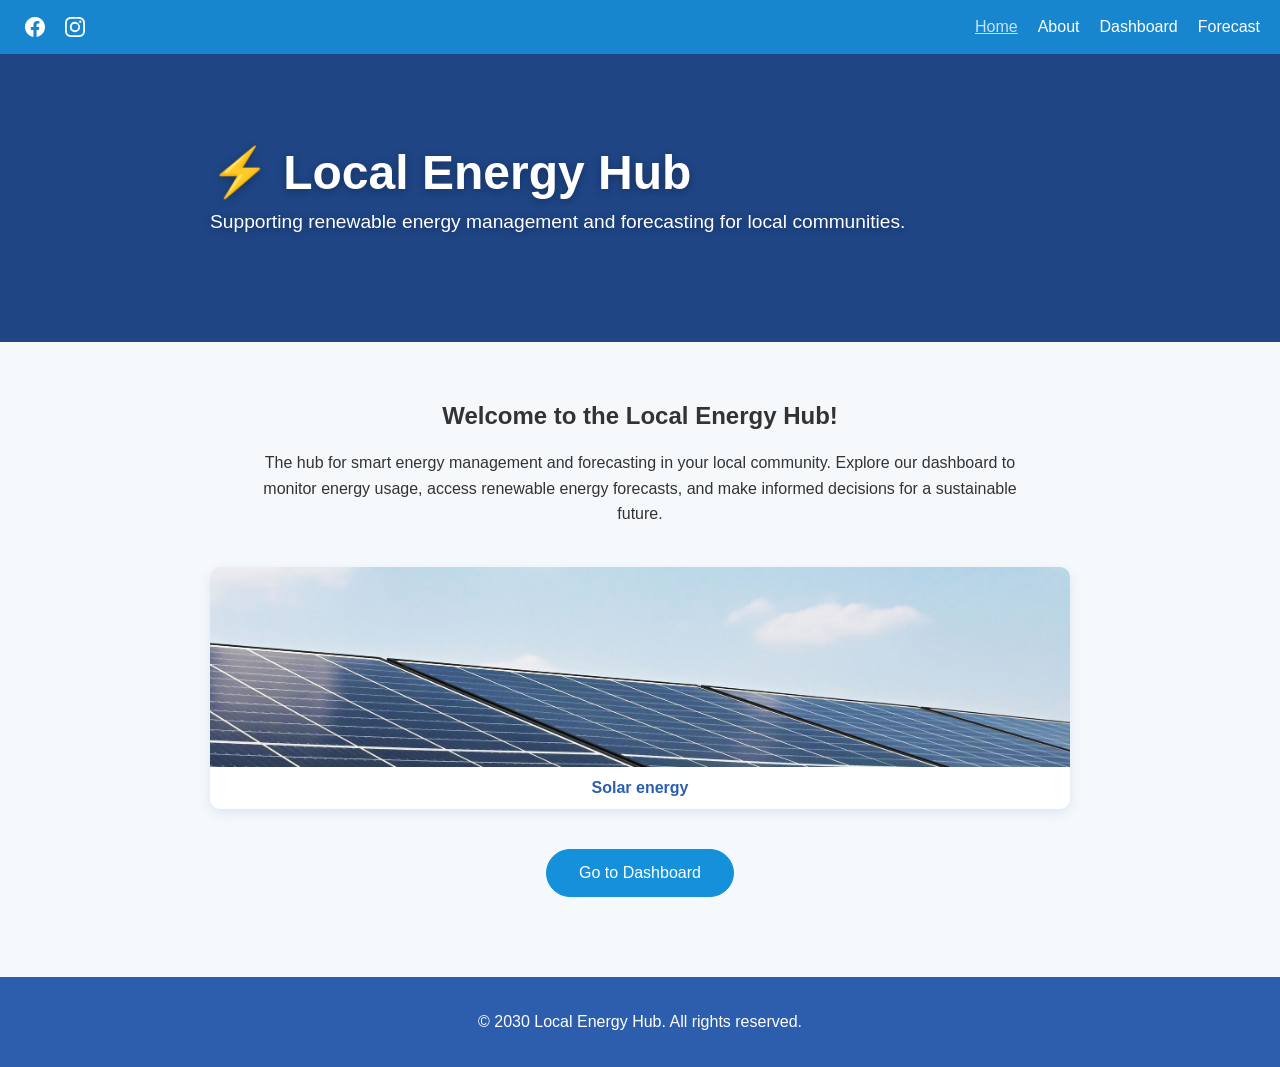
<file: index.html>
<!DOCTYPE html>
<html lang="en">

<head>
    <meta charset="UTF-8">
    <title>Local Energy Hub</title>
    <link rel="stylesheet" href="css/style.css">
</head>

<body>

    <header class="site-header">

        <div class="header-top-bar">

            <div class="social-icons">
                <img
                    class="social-icon"
                    src="images/icons/facebook.svg"
                    alt="Facebook"
                >

                <img
                    class="social-icon"
                    src="images/icons/instagram.svg"
                    alt="Instagram"
                >
            </div>

            <nav class="navigation-menu">
                <a href="index.html" class="nav-active">Home</a>
                <a href="about.html">About</a>
                <a href="dashboard.html">Dashboard</a>
                <a href="forecast.html">Forecast</a>
            </nav>

        </div>

        <div class="header-content">
            <h1 class="page-title">
                <img class="emoji" src="images/emojis/lightning.png" alt="⚡"> Local Energy Hub
            </h1>

            <p class="page-subtitle">
                Supporting renewable energy management and forecasting
                for local communities.
            </p>
        </div>

    </header>


    <main class="main-content">

        <section class="content-section">

            <h2 class="section-title">
                Welcome to the Local Energy Hub!
            </h2>

            <p class="section-text">
                The hub for smart energy management and forecasting
                in your local community. Explore our dashboard to
                monitor energy usage, access renewable energy forecasts,
                and make informed decisions for a sustainable future.
            </p>

        </section>


        <section class="photo-row">

            <figure class="photo-card">
                <img
                    src="images/photos/solar-panels-web.jpg"
                    alt="Solar panels"
                >
                <figcaption>Solar energy</figcaption>
            </figure>

        </section>


        <div class="home-button-wrapper">

            <button
                class="button"
                type="button"
                onclick="location.href='dashboard.html'"
            >
                Go to Dashboard
            </button>

        </div>

    </main>


    <footer class="site-footer">
        <p>&copy; 2030 Local Energy Hub. All rights reserved.</p>
    </footer>

</body>

</html>
</file>
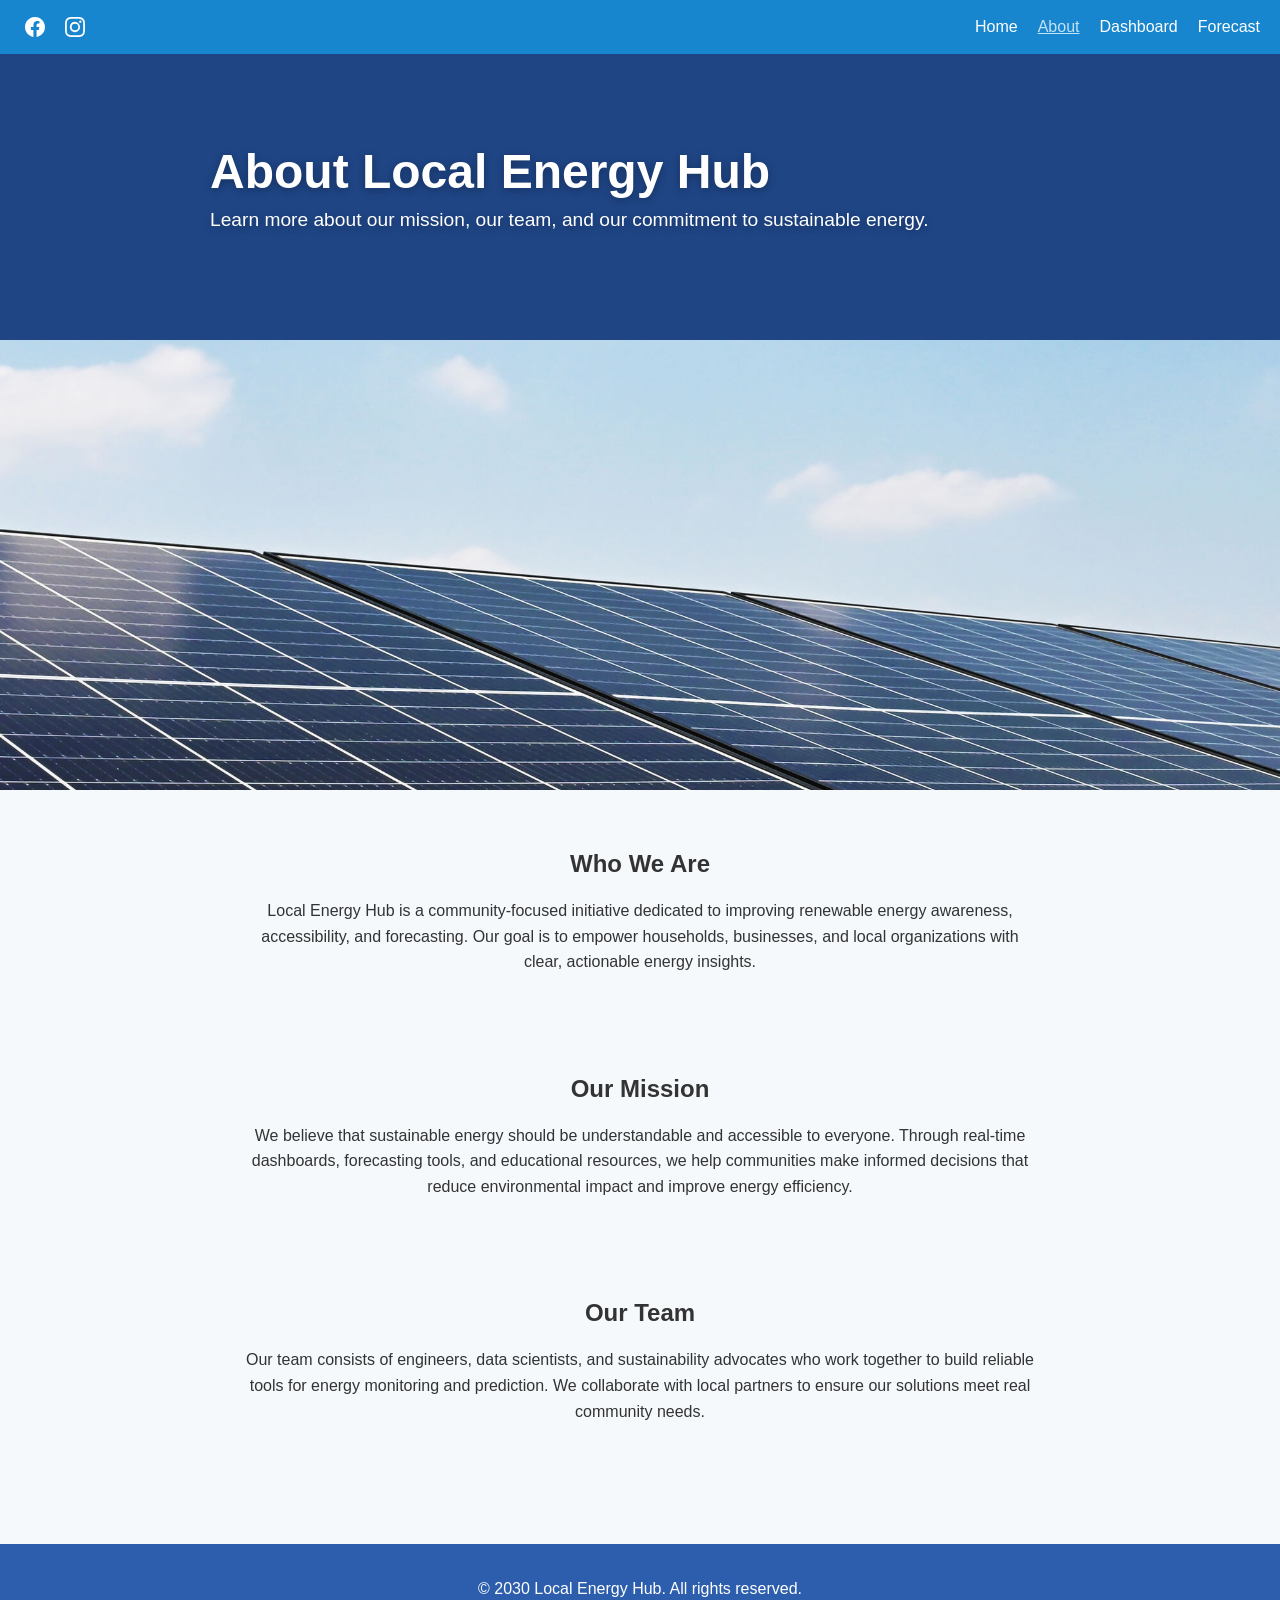
<file: about.html>
<!DOCTYPE html>
<html lang="en">

<head>
    <meta charset="UTF-8">
    <title>About - Local Energy Hub</title>
    <link rel="stylesheet" href="css/style.css">
</head>

<body>

    <header class="site-header">

        <div class="header-top-bar">

            <div class="social-icons">
                <img
                    class="social-icon"
                    src="images/icons/facebook.svg"
                    alt="Facebook"
                >

                <img
                    class="social-icon"
                    src="images/icons/instagram.svg"
                    alt="Instagram"
                >
            </div>

            <nav class="navigation-menu">
                <a href="index.html">Home</a>
                <a href="about.html" class="nav-active">About</a>
                <a href="dashboard.html">Dashboard</a>
                <a href="forecast.html">Forecast</a>
            </nav>

        </div>

        <div class="header-content">

            <h1 class="page-title">
                About Local Energy Hub
            </h1>

            <p class="page-subtitle">
                Learn more about our mission, our team, and our
                commitment to sustainable energy.
            </p>

        </div>

    </header>


    <section class="about-image-section">

        <img
            class="about-image"
            src="images/photos/solar-panels-web.jpg"
            alt="Solar panels"
        >

    </section>


    <main class="main-content">

        <section class="content-section">

            <h2 class="section-title">
                Who We Are
            </h2>

            <p class="section-text">
                Local Energy Hub is a community-focused initiative
                dedicated to improving renewable energy awareness,
                accessibility, and forecasting. Our goal is to empower
                households, businesses, and local organizations with
                clear, actionable energy insights.
            </p>

        </section>


        <div class="spacer-lg"></div>


        <section class="content-section">

            <h2 class="section-title">
                Our Mission
            </h2>

            <p class="section-text">
                We believe that sustainable energy should be
                understandable and accessible to everyone. Through
                real-time dashboards, forecasting tools, and educational
                resources, we help communities make informed decisions
                that reduce environmental impact and improve energy
                efficiency.
            </p>

        </section>


        <div class="spacer-lg"></div>


        <section class="content-section">

            <h2 class="section-title">
                Our Team
            </h2>

            <p class="section-text">
                Our team consists of engineers, data scientists, and
                sustainability advocates who work together to build
                reliable tools for energy monitoring and prediction.
                We collaborate with local partners to ensure our
                solutions meet real community needs.
            </p>

        </section>

    </main>


    <footer class="site-footer">
        <p>&copy; 2030 Local Energy Hub. All rights reserved.</p>
    </footer>

</body>

</html>
</file>
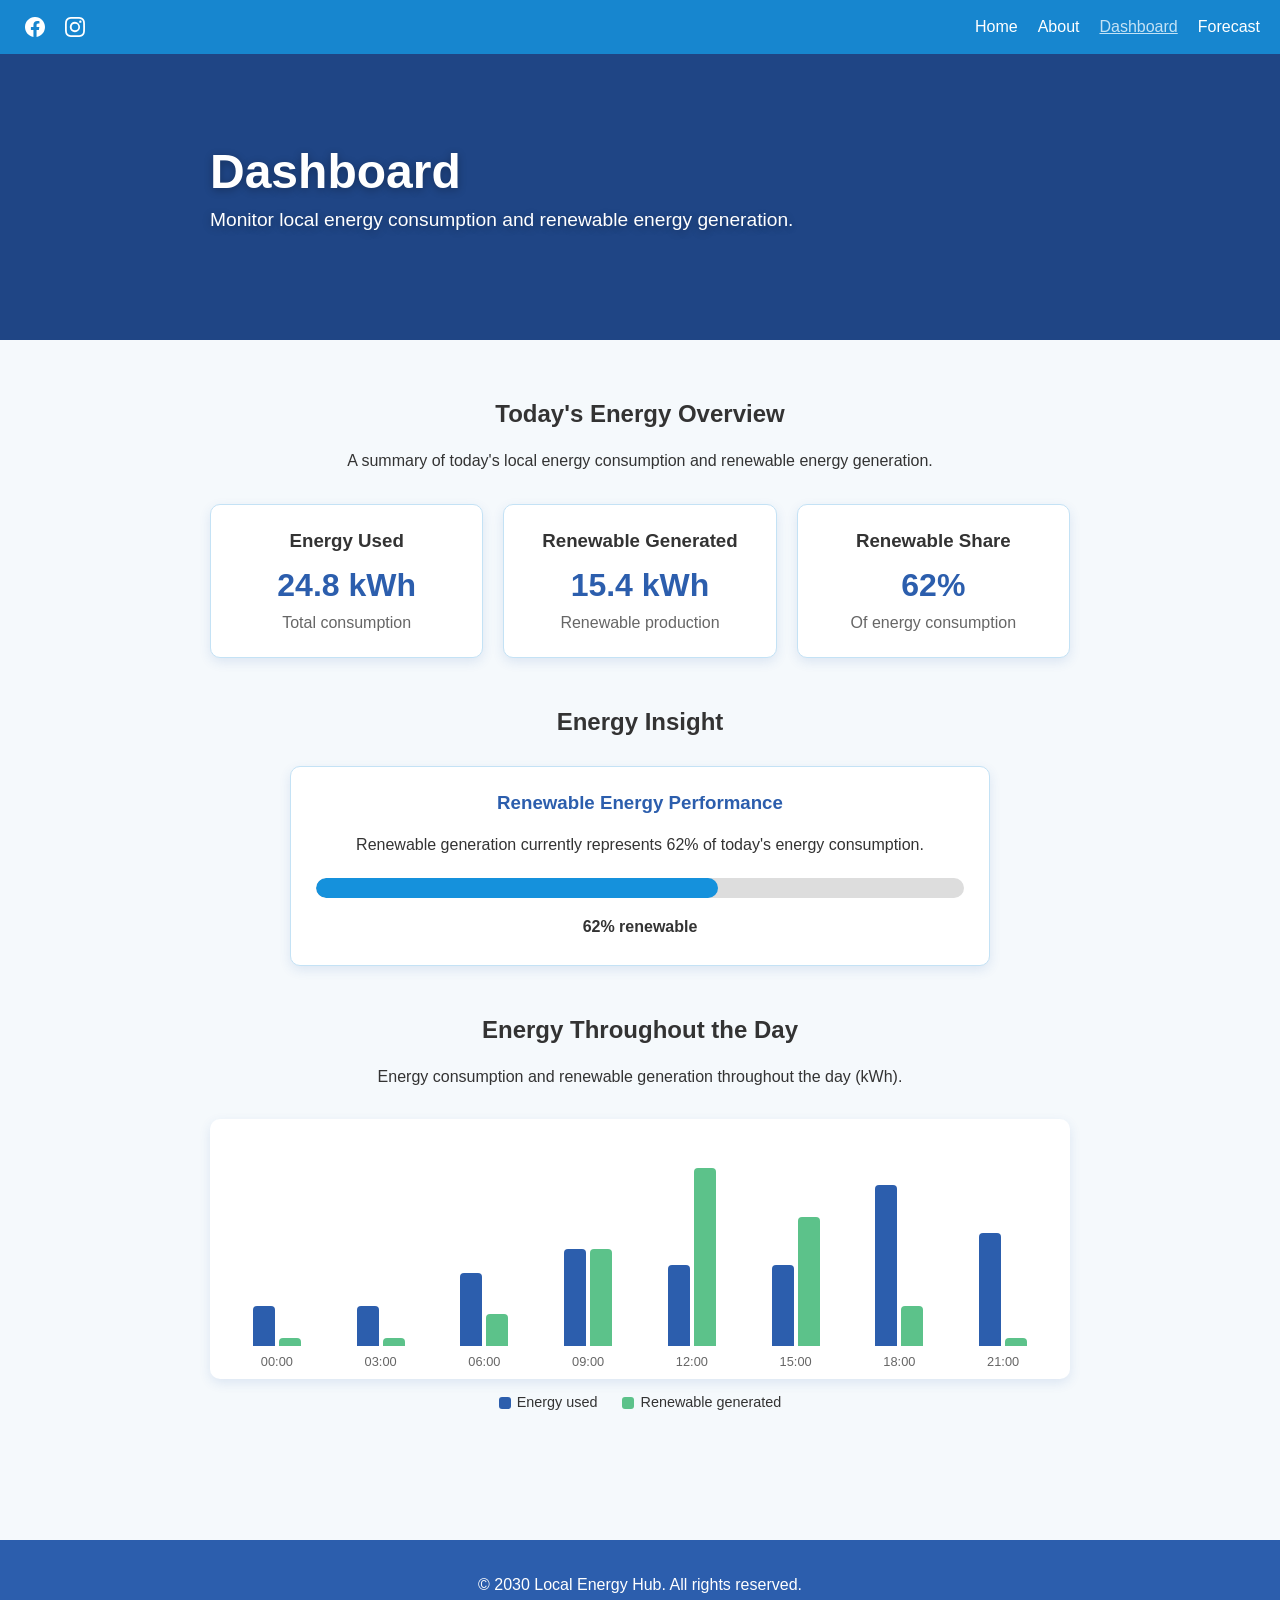
<file: dashboard.html>
<!DOCTYPE html>
<html lang="en">

<head>
    <meta charset="UTF-8">
    <meta name="viewport" content="width=device-width, initial-scale=1.0">

    <title>Dashboard - Local Energy Hub</title>

    <link rel="stylesheet" href="css/style.css">
</head>

<body>

    <header class="site-header">

        <div class="header-top-bar">

            <div class="social-icons">
                <img
                    class="social-icon"
                    src="images/icons/facebook.svg"
                    alt="Facebook"
                >

                <img
                    class="social-icon"
                    src="images/icons/instagram.svg"
                    alt="Instagram"
                >
            </div>

            <nav class="navigation-menu">
                <a href="index.html">Home</a>
                <a href="about.html">About</a>
                <a href="dashboard.html" class="nav-active">Dashboard</a>
                <a href="forecast.html">Forecast</a>
            </nav>

        </div>

        <div class="header-content">

            <h1 class="page-title">
                Dashboard
            </h1>

            <p class="page-subtitle">
                Monitor local energy consumption and renewable
                energy generation.
            </p>

        </div>

    </header>

    <main class="main-content">

        <section class="dashboard-section">

            <h2 class="section-title">
                Today's Energy Overview
            </h2>

            <p class="section-text">
                A summary of today's local energy consumption
                and renewable energy generation.
            </p>

            <div class="energy-cards">

                <article class="energy-card">

                    <h3 class="energy-card-title">
                        Energy Used
                    </h3>

                    <p class="energy-value">
                        24.8 kWh
                    </p>

                    <p class="energy-label">
                        Total consumption
                    </p>

                </article>


                <article class="energy-card">

                    <h3 class="energy-card-title">
                        Renewable Generated
                    </h3>

                    <p class="energy-value">
                        15.4 kWh
                    </p>

                    <p class="energy-label">
                        Renewable production
                    </p>

                </article>


                <article class="energy-card">

                    <h3 class="energy-card-title">
                        Renewable Share
                    </h3>

                    <p class="energy-value">
                        62%
                    </p>

                    <p class="energy-label">
                        Of energy consumption
                    </p>

                </article>

            </div>

        </section>

        <section class="dashboard-section">

            <h2 class="section-title">
                Energy Insight
            </h2>

            <div class="energy-insight">

                <h3>
                    Renewable Energy Performance
                </h3>

                <p>
                    Renewable generation currently represents
                    62% of today's energy consumption.
                </p>

                <div class="progress-bar">

                    <div
                        class="progress-bar-fill"
                        style="width: 62%;"
                    ></div>

                </div>

                <p class="progress-label">
                    62% renewable
                </p>

            </div>

        </section>


        <!-- CHART AREA -->
        <section class="dashboard-section">

            <h2 class="section-title">
                Energy Throughout the Day
            </h2>

            <p class="section-text">
                Energy consumption and renewable generation
                throughout the day (kWh).
            </p>

            <div class="chart">

                <div class="chart-column">
                    <div class="chart-bars">
                        <div class="chart-bar bar-used" style="height: 20%;"></div>
                        <div class="chart-bar bar-renewable" style="height: 4%;"></div>
                    </div>
                    <p class="chart-time">00:00</p>
                </div>

                <div class="chart-column">
                    <div class="chart-bars">
                        <div class="chart-bar bar-used" style="height: 20%;"></div>
                        <div class="chart-bar bar-renewable" style="height: 4%;"></div>
                    </div>
                    <p class="chart-time">03:00</p>
                </div>

                <div class="chart-column">
                    <div class="chart-bars">
                        <div class="chart-bar bar-used" style="height: 36%;"></div>
                        <div class="chart-bar bar-renewable" style="height: 16%;"></div>
                    </div>
                    <p class="chart-time">06:00</p>
                </div>

                <div class="chart-column">
                    <div class="chart-bars">
                        <div class="chart-bar bar-used" style="height: 48%;"></div>
                        <div class="chart-bar bar-renewable" style="height: 48%;"></div>
                    </div>
                    <p class="chart-time">09:00</p>
                </div>

                <div class="chart-column">
                    <div class="chart-bars">
                        <div class="chart-bar bar-used" style="height: 40%;"></div>
                        <div class="chart-bar bar-renewable" style="height: 88%;"></div>
                    </div>
                    <p class="chart-time">12:00</p>
                </div>

                <div class="chart-column">
                    <div class="chart-bars">
                        <div class="chart-bar bar-used" style="height: 40%;"></div>
                        <div class="chart-bar bar-renewable" style="height: 64%;"></div>
                    </div>
                    <p class="chart-time">15:00</p>
                </div>

                <div class="chart-column">
                    <div class="chart-bars">
                        <div class="chart-bar bar-used" style="height: 80%;"></div>
                        <div class="chart-bar bar-renewable" style="height: 20%;"></div>
                    </div>
                    <p class="chart-time">18:00</p>
                </div>

                <div class="chart-column">
                    <div class="chart-bars">
                        <div class="chart-bar bar-used" style="height: 56%;"></div>
                        <div class="chart-bar bar-renewable" style="height: 4%;"></div>
                    </div>
                    <p class="chart-time">21:00</p>
                </div>

            </div>

            <div class="chart-legend">
                <span class="legend-used">Energy used</span>
                <span class="legend-renewable">Renewable generated</span>
            </div>

        </section>

    </main>

    <footer class="site-footer">

        <p>
            &copy; 2030 Local Energy Hub.
            All rights reserved.
        </p>

    </footer>

</body>

</html>
</file>
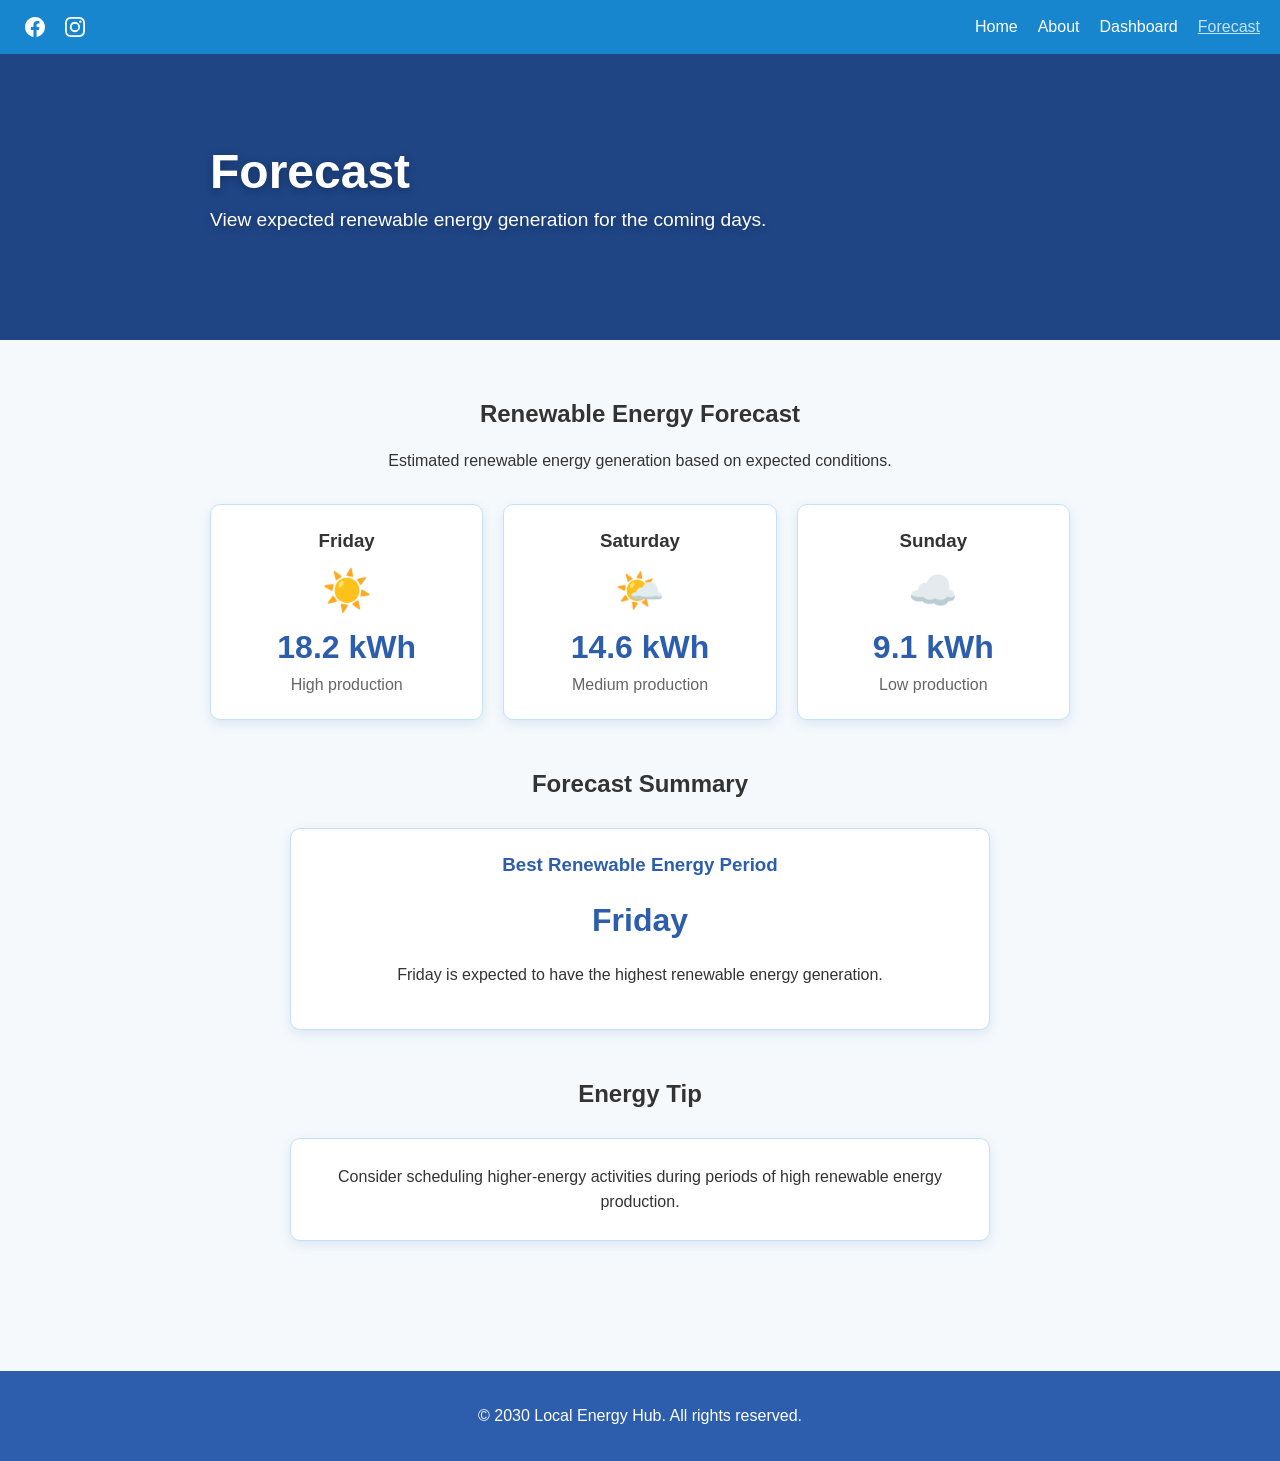
<file: forecast.html>
<!DOCTYPE html>
<html lang="en">

<head>
    <meta charset="UTF-8">
    <title>Forecast - Local Energy Hub</title>

    <link rel="stylesheet" href="css/style.css">
</head>

<body>

    <!-- HEADER -->
    <header class="site-header">

        <div class="header-top-bar">

            <div class="social-icons">
                <img
                    class="social-icon"
                    src="images/icons/facebook.svg"
                    alt="Facebook"
                >

                <img
                    class="social-icon"
                    src="images/icons/instagram.svg"
                    alt="Instagram"
                >
            </div>

            <nav class="navigation-menu">
                <a href="index.html">Home</a>
                <a href="about.html">About</a>
                <a href="dashboard.html">Dashboard</a>
                <a href="forecast.html" class="nav-active">Forecast</a>
            </nav>

        </div>

        <div class="header-content">

            <h1 class="page-title">
                Forecast
            </h1>

            <p class="page-subtitle">
                View expected renewable energy generation
                for the coming days.
            </p>

        </div>

    </header>


    <!-- MAIN CONTENT -->
    <main class="main-content">

        <!-- FORECAST OVERVIEW -->
        <section class="forecast-section">

            <h2 class="section-title">
                Renewable Energy Forecast
            </h2>

            <p class="section-text">
                Estimated renewable energy generation
                based on expected conditions.
            </p>


            <!-- FORECAST CARDS -->
            <div class="forecast-cards">

                <article class="forecast-card">

                    <h3 class="forecast-day">
                        Friday
                    </h3>

                    <p class="forecast-icon">
                        <img class="emoji" src="images/emojis/sun.png" alt="☀️">
                    </p>

                    <p class="forecast-value">
                        18.2 kWh
                    </p>

                    <p class="forecast-level">
                        High production
                    </p>

                </article>


                <article class="forecast-card">

                    <h3 class="forecast-day">
                        Saturday
                    </h3>

                    <p class="forecast-icon">
                        <img class="emoji" src="images/emojis/sun-cloud.png" alt="🌤️">
                    </p>

                    <p class="forecast-value">
                        14.6 kWh
                    </p>

                    <p class="forecast-level">
                        Medium production
                    </p>

                </article>


                <article class="forecast-card">

                    <h3 class="forecast-day">
                        Sunday
                    </h3>

                    <p class="forecast-icon">
                        <img class="emoji" src="images/emojis/cloud.png" alt="☁️">
                    </p>

                    <p class="forecast-value">
                        9.1 kWh
                    </p>

                    <p class="forecast-level">
                        Low production
                    </p>

                </article>

            </div>

        </section>


        <!-- FORECAST SUMMARY -->
        <section class="forecast-section">

            <h2 class="section-title">
                Forecast Summary
            </h2>

            <div class="forecast-summary">

                <h3>
                    Best Renewable Energy Period
                </h3>

                <p class="forecast-summary-value">
                    Friday
                </p>

                <p>
                    Friday is expected to have the highest
                    renewable energy generation.
                </p>

            </div>

        </section>


        <!-- ENERGY TIP -->
        <section class="forecast-section">

            <h2 class="section-title">
                Energy Tip
            </h2>

            <div class="energy-tip">

                <p>
                    Consider scheduling higher-energy activities
                    during periods of high renewable energy
                    production.
                </p>

            </div>

        </section>

    </main>


    <!-- FOOTER -->
    <footer class="site-footer">

        <p>
            &copy; 2030 Local Energy Hub.
            All rights reserved.
        </p>

    </footer>

</body>

</html>
</file>
<file: css/style.css>
/* --------------------------------------------------
   GLOBAL RESET & BASE
-------------------------------------------------- */

* {
    box-sizing: border-box;
}

html,
body {
    margin: 0;
    padding: 0;
    height: 100%;
}

body {
    font-family: Arial, sans-serif;
    background: #F5F9FC;
    color: #333;

    display: flex;
    flex-direction: column;
}


/* --------------------------------------------------
   SHARED HEADER
-------------------------------------------------- */

.site-header {
    width: 100%;
    background-color: #1F4585;
    color: white;
}


/* Top Bar */

.header-top-bar {
    background-color: #1786CF;

    display: flex;
    justify-content: space-between;
    align-items: center;

    padding: 12px 20px;
    width: 100%;
}


/* Social Icons */

.social-icons {
    display: flex;
    gap: 10px;
}

.social-icon {
    width: 30px;
    height: 30px;
    padding: 5px;

    cursor: pointer;

    filter: invert(1);

    transition: transform 0.3s ease;
}

.social-icon:hover {
    transform: scale(1.2);
}


/* Navigation */

.navigation-menu {
    display: flex;
    gap: 20px;
}

.navigation-menu a {
    color: white;

    text-decoration: none;
    font-weight: 500;
}

.navigation-menu a:hover,
.navigation-menu a.nav-active {
    color: #C4E2F5;
    text-decoration: underline;
}


/* Header Content */

.header-content {
    max-width: 900px;

    margin: 0 auto;
    padding: 90px 20px;

    text-shadow: 0 2px 8px rgba(0, 0, 0, 0.3);
}

.page-title {
    margin: 0;
    font-size: 3em;
}

.page-subtitle {
    margin-top: 10px;
    font-size: 1.2em;
}


/* --------------------------------------------------
   MAIN CONTENT
-------------------------------------------------- */

.main-content {
    flex: 1;

    max-width: 900px;
    width: 100%;

    margin: 40px auto;
    padding: 0 20px;
}


/* --------------------------------------------------
   SHARED CONTENT
-------------------------------------------------- */

.content-section {
    margin-bottom: 40px;
}

.section-title {
    text-align: center;
    margin-bottom: 20px;
}

.section-text {
    max-width: 800px;

    margin: 0 auto;

    text-align: center;
    line-height: 1.6;
}


/* --------------------------------------------------
   BUTTONS
-------------------------------------------------- */

.button {
    background-color: #1591DC;
    color: white;

    border: 1px solid #1591DC;
    border-radius: 25px;

    padding: 14px 32px;

    cursor: pointer;
    font-size: 1em;

    transition: 0.2s ease;
}

.button:hover {
    background-color: #C4E2F5;
    color: black;

    border: 1px solid #1591DC;
}


/* --------------------------------------------------
   HOMEPAGE
-------------------------------------------------- */

.home-button-wrapper {
    text-align: center;
}


/* Photo Row */

.photo-row {
    display: flex;
    gap: 20px;

    margin-bottom: 40px;
}

.photo-card {
    flex: 1;

    margin: 0;

    background-color: white;

    border-radius: 10px;

    overflow: hidden;

    box-shadow: 0 4px 12px rgba(44, 94, 173, 0.12);
}

.photo-card img {
    width: 100%;
    height: 200px;

    display: block;
    object-fit: cover;
}

.photo-card figcaption {
    padding: 12px;

    text-align: center;
    font-weight: bold;
    color: #2C5EAD;
}


/* --------------------------------------------------
   ABOUT PAGE
-------------------------------------------------- */

.about-image-section img {
    width: 100%;

    margin: 0;
    padding: 0;
}

.about-image {
    width: 100%;
    height: 450px;

    display: block;
    object-fit: cover;
}


/* --------------------------------------------------
   DASHBOARD PAGE
-------------------------------------------------- */

.dashboard-section {
    margin-bottom: 50px;
}


/* Energy Cards */

.energy-cards {
    display: flex;
    gap: 20px;

    margin-top: 30px;
}

.energy-card {
    flex: 1;

    padding: 25px 20px;

    background-color: white;

    box-shadow: 0 4px 12px rgba(44, 94, 173, 0.12);

    transition: transform 0.2s ease;

    border: 1px solid #C4E2F5;
    border-radius: 10px;

    text-align: center;
}

.energy-card:hover,
.forecast-card:hover {
    transform: translateY(-4px);
}

.energy-card-title {
    margin-top: 0;
    margin-bottom: 15px;
}

.energy-value {
    margin: 0;

    color: #2C5EAD;

    font-size: 2em;
    font-weight: bold;
}

.energy-label {
    margin-top: 10px;
    margin-bottom: 0;

    color: #666;
}


/* Energy Insight */

.energy-insight {
    max-width: 700px;

    margin: 30px auto 0;
    padding: 25px;

    background-color: white;

    box-shadow: 0 4px 12px rgba(44, 94, 173, 0.12);

    border: 1px solid #C4E2F5;
    border-radius: 10px;

    text-align: center;
}

.energy-insight h3 {
    margin-top: 0;

    color: #2C5EAD;
}

.energy-insight p {
    line-height: 1.6;
}


/* Progress Bar */

.progress-bar {
    width: 100%;
    height: 20px;

    margin-top: 20px;

    background-color: #ddd;

    border-radius: 10px;

    overflow: hidden;
}

.progress-bar-fill {
    width: 62%;
    height: 100%;

    background-color: #1591DC;

    border-radius: 10px;
}

.progress-label {
    margin-bottom: 0;

    font-weight: bold;
}


/* Chart */

.chart {
    height: 260px;

    display: flex;
    align-items: flex-end;
    gap: 10px;

    margin-top: 30px;
    padding: 25px 20px 10px;

    background-color: white;

    border-radius: 10px;

    box-shadow: 0 4px 12px rgba(44, 94, 173, 0.12);
}

.chart-column {
    flex: 1;
    height: 100%;

    display: flex;
    flex-direction: column;
}

.chart-bars {
    flex: 1;

    display: flex;
    align-items: flex-end;
    justify-content: center;
    gap: 4px;
}

.chart-bar {
    width: 40%;
    max-width: 22px;

    border-radius: 4px 4px 0 0;
}

.bar-used {
    background-color: #2C5EAD;
}

.bar-renewable {
    background-color: #5CC28A;
}

.chart-time {
    margin: 8px 0 0;

    text-align: center;
    font-size: 0.8em;
    color: #666;
}

.chart-legend {
    display: flex;
    justify-content: center;
    gap: 25px;

    margin-top: 15px;

    font-size: 0.9em;
}

.chart-legend span::before {
    content: "";

    display: inline-block;

    width: 12px;
    height: 12px;

    margin-right: 6px;

    border-radius: 3px;

    vertical-align: middle;
}

.legend-used::before {
    background-color: #2C5EAD;
}

.legend-renewable::before {
    background-color: #5CC28A;
}


/* --------------------------------------------------
   FORECAST PAGE
-------------------------------------------------- */

.forecast-section {
    margin-bottom: 50px;
}


/* Forecast Cards */

.forecast-cards {
    display: flex;
    gap: 20px;

    margin-top: 30px;
}

.forecast-card {
    flex: 1;

    padding: 25px 20px;

    background-color: white;

    box-shadow: 0 4px 12px rgba(44, 94, 173, 0.12);

    transition: transform 0.2s ease;

    border: 1px solid #C4E2F5;
    border-radius: 10px;

    text-align: center;
}

.forecast-day {
    margin-top: 0;
    margin-bottom: 15px;
}

.forecast-icon {
    margin: 15px 0;

    font-size: 2.5em;
}

.forecast-value {
    margin: 0;

    color: #2C5EAD;

    font-size: 2em;
    font-weight: bold;
}

.forecast-level {
    margin-top: 10px;
    margin-bottom: 0;

    color: #666;
}


/* Forecast Summary */

.forecast-summary {
    max-width: 700px;

    margin: 30px auto 0;
    padding: 25px;

    background-color: white;

    box-shadow: 0 4px 12px rgba(44, 94, 173, 0.12);

    border: 1px solid #C4E2F5;
    border-radius: 10px;

    text-align: center;
}

.forecast-summary h3 {
    margin-top: 0;

    color: #2C5EAD;
}

.forecast-summary p {
    line-height: 1.6;
}

.forecast-summary-value {
    margin: 15px 0;

    color: #2C5EAD;

    font-size: 2em;
    font-weight: bold;
}


/* Energy Tip */

.energy-tip {
    max-width: 700px;

    margin: 30px auto 0;
    padding: 25px;

    background-color: white;

    box-shadow: 0 4px 12px rgba(44, 94, 173, 0.12);

    border: 1px solid #C4E2F5;
    border-radius: 10px;

    text-align: center;
}

.energy-tip p {
    margin: 0;

    line-height: 1.6;
}


/* --------------------------------------------------
   FOOTER
-------------------------------------------------- */

.site-footer {
    width: 100%;

    margin-top: 40px;
    padding: 20px;

    background-color: #2C5EAD;
    color: white;

    text-align: center;
}


/* --------------------------------------------------
   EMOJIS (images, so they look the same on every computer)
-------------------------------------------------- */

.emoji {
    width: 1.2477em;
    height: 1.175em;

    margin-bottom: 0.013em;

    vertical-align: -0.245em;
}

.page-title .emoji {
    filter: drop-shadow(0 2px 4px rgba(0, 0, 0, 0.3));
}


/* --------------------------------------------------
   SPACER
-------------------------------------------------- */

.spacer-lg {
    height: 40px;
}
</file>
